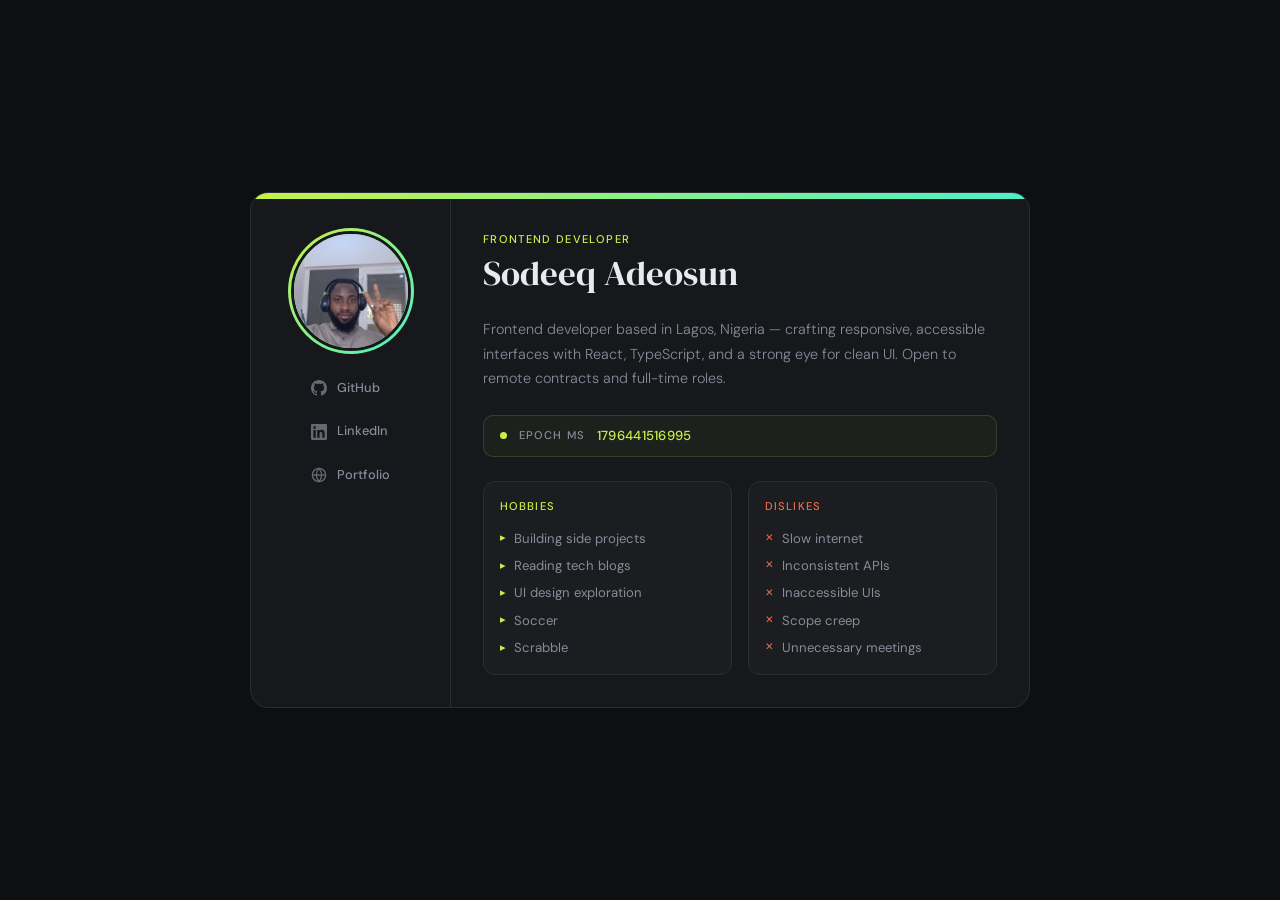
<file: index.html>
<!doctype html>
<html lang="en">
  <head>
    <meta charset="UTF-8" />
    <meta name="viewport" content="width=device-width, initial-scale=1.0" />
    <link rel="icon" type="image/svg+xml" href="images/favicon.png" />
    <title>Profile Card</title>
    <link rel="preconnect" href="https://fonts.googleapis.com" />
    <link rel="preconnect" href="https://fonts.gstatic.com" crossorigin />
    <link
      href="https://fonts.googleapis.com/css2?family=DM+Serif+Display:ital@0;1&family=DM+Sans:wght@300;400;500&display=swap"
      rel="stylesheet"
    />
    <link rel="stylesheet" href="./style.css" />
    
  </head>
  <body>
    <article data-testid="test-profile-card" aria-label="User profile card">
      <div class="card-band" role="presentation"></div>

      <div class="card-body">
        <!-- Left: avatar + social -->
        <div class="card-left">
          <figure>
            <img
              data-testid="test-user-avatar"
              src="images/avatar.jpg"
              alt="Sodeeq Adeosun — frontend developer avatar"
              width="120"
              height="120"
            />
            <figcaption class="sr-only">
              Sodeeq Adeosun's profile photo
            </figcaption>
          </figure>

          <nav
            data-testid="test-user-social-links"
            aria-label="Social media links"
          >
            <ul>
              <li>
                <a
                  data-testid="test-user-social-github"
                  href="https://github.com/Technology-World"
                  target="_blank"
                  rel="noopener noreferrer"
                  aria-label="GitHub profile (opens in new tab)"
                >
                  <svg
                    class="social-icon"
                    viewBox="0 0 24 24"
                    fill="currentColor"
                    aria-hidden="true"
                  >
                    <path
                      d="M12 0C5.37 0 0 5.37 0 12c0 5.31 3.435 9.795 8.205 11.385.6.105.825-.255.825-.57 0-.285-.015-1.23-.015-2.235-3.015.555-3.795-.735-4.035-1.41-.135-.345-.72-1.41-1.23-1.695-.42-.225-1.02-.78-.015-.795.945-.015 1.62.87 1.845 1.23 1.08 1.815 2.805 1.305 3.495.99.105-.78.42-1.305.765-1.605-2.67-.3-5.46-1.335-5.46-5.925 0-1.305.465-2.385 1.23-3.225-.12-.3-.54-1.53.12-3.18 0 0 1.005-.315 3.3 1.23.96-.27 1.98-.405 3-.405s2.04.135 3 .405c2.295-1.56 3.3-1.23 3.3-1.23.66 1.65.24 2.88.12 3.18.765.84 1.23 1.905 1.23 3.225 0 4.605-2.805 5.625-5.475 5.925.435.375.81 1.095.81 2.22 0 1.605-.015 2.895-.015 3.3 0 .315.225.69.825.57A12.02 12.02 0 0 0 24 12c0-6.63-5.37-12-12-12z"
                    />
                  </svg>
                  GitHub
                </a>
              </li>
              <li>
                <a
                  data-testid="test-user-social-linkedin"
                  href="https://linkedin.com/in/sodeeq-adeosun-81787aa8"
                  target="_blank"
                  rel="noopener noreferrer"
                  aria-label="LinkedIn profile (opens in new tab)"
                >
                  <svg
                    class="social-icon"
                    viewBox="0 0 24 24"
                    fill="currentColor"
                    aria-hidden="true"
                  >
                    <path
                      d="M20.447 20.452h-3.554v-5.569c0-1.328-.027-3.037-1.852-3.037-1.853 0-2.136 1.445-2.136 2.939v5.667H9.351V9h3.414v1.561h.046c.477-.9 1.637-1.85 3.37-1.85 3.601 0 4.267 2.37 4.267 5.455v6.286zM5.337 7.433a2.062 2.062 0 0 1-2.063-2.065 2.064 2.064 0 1 1 2.063 2.065zm1.782 13.019H3.555V9h3.564v11.452zM22.225 0H1.771C.792 0 0 .774 0 1.729v20.542C0 23.227.792 24 1.771 24h20.451C23.2 24 24 23.227 24 22.271V1.729C24 .774 23.2 0 22.222 0h.003z"
                    />
                  </svg>
                  LinkedIn
                </a>
              </li>
              <li>
                <a
                  data-testid="test-user-social-portfolio"
                  href="https://tech-world-alpha.vercel.app"
                  target="_blank"
                  rel="noopener noreferrer"
                  aria-label="Portfolio website (opens in new tab)"
                >
                  <svg
                    class="social-icon"
                    viewBox="0 0 24 24"
                    fill="none"
                    stroke="currentColor"
                    stroke-width="2"
                    aria-hidden="true"
                  >
                    <circle cx="12" cy="12" r="10" />
                    <line x1="2" y1="12" x2="22" y2="12" />
                    <path
                      d="M12 2a15.3 15.3 0 0 1 4 10 15.3 15.3 0 0 1-4 10 15.3 15.3 0 0 1-4-10 15.3 15.3 0 0 1 4-10z"
                    />
                  </svg>
                  Portfolio
                </a>
              </li>
            </ul>
          </nav>
        </div>

        <!-- Right: info -->
        <div class="card-right">
          <header>
            <span class="label" aria-hidden="true">Frontend Developer</span>
            <h2 data-testid="test-user-name" aria-label="Name: Sodeeq Adeosun">
              Sodeeq Adeosun
            </h2>
          </header>

          <p data-testid="test-user-bio">
            Frontend developer based in Lagos, Nigeria — crafting responsive,
            accessible interfaces with React, TypeScript, and a strong eye for
            clean UI. Open to remote contracts and full-time roles.
          </p>

          <!-- Live epoch time -->
          <div class="time-block" role="region" aria-label="Current epoch time">
            <span class="time-dot" role="presentation"></span>
            <span class="time-label" id="time-label">Epoch ms</span>
            <time
              data-testid="test-user-time"
              aria-live="polite"
              aria-atomic="true"
              aria-labelledby="time-label"
              id="epoch-time"
            ></time>
          </div>

          <!-- Hobbies + Dislikes -->
          <div class="lists-grid">
            <section aria-labelledby="hobbies-heading">
              <h3 id="hobbies-heading">Hobbies</h3>
              <ul
                data-testid="test-user-hobbies"
                aria-labelledby="hobbies-heading"
              >
                <li>Building side projects</li>
                <li>Reading tech blogs</li>
                <li>UI design exploration</li>
                <li>Soccer</li>
                <li>Scrabble</li>
              </ul>
            </section>

            <section aria-labelledby="dislikes-heading">
              <h3 id="dislikes-heading">Dislikes</h3>
              <ul
                data-testid="test-user-dislikes"
                aria-labelledby="dislikes-heading"
              >
                <li>Slow internet</li>
                <li>Inconsistent APIs</li>
                <li>Inaccessible UIs</li>
                <li>Scope creep</li>
                <li>Unnecessary meetings</li>
              </ul>
            </section>
          </div>
        </div>
      </div>
    </article>

    <script src="./script.js"></script>
  </body>
</html>
</file>
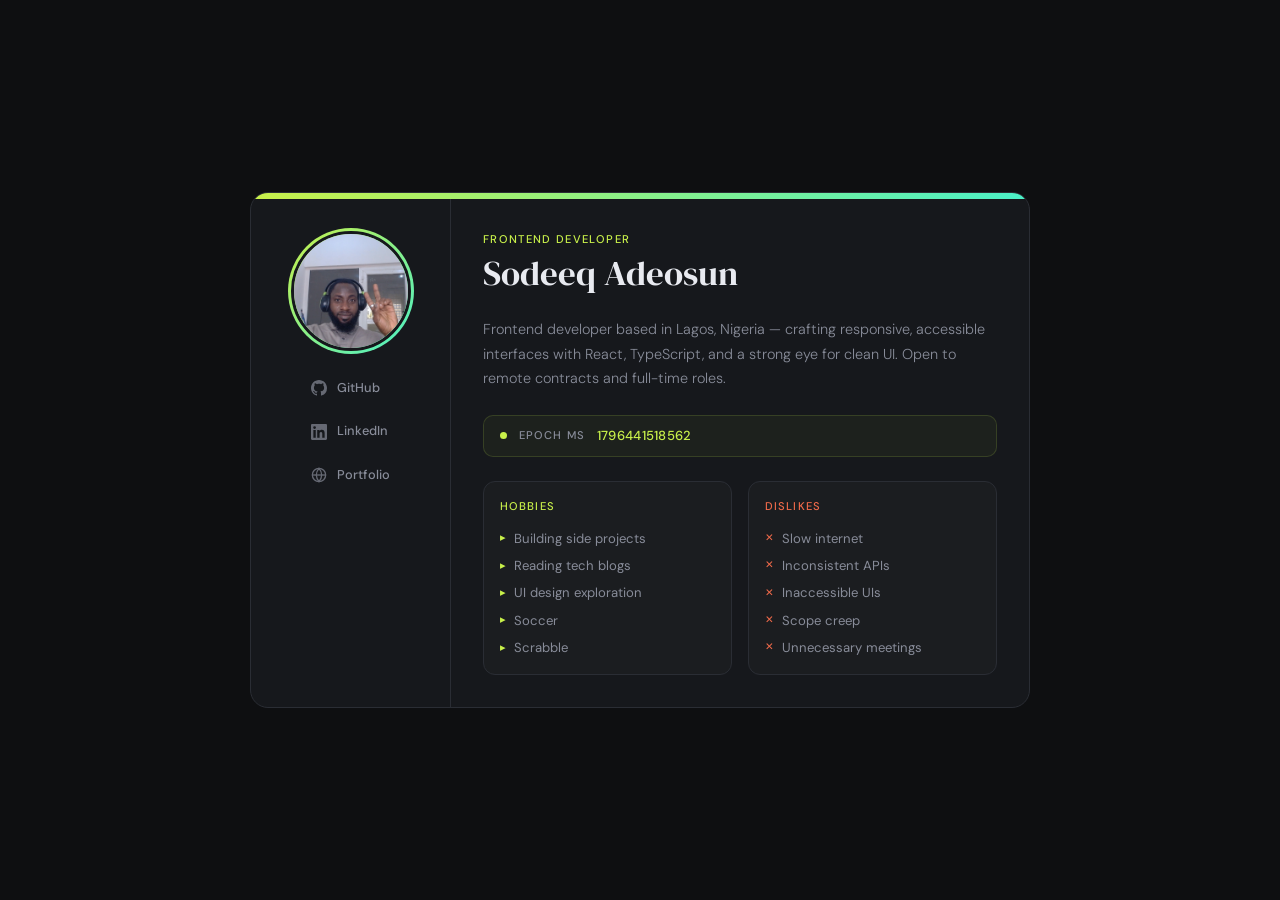
<file: profileCard.html>
<!doctype html>
<html lang="en">
  <head>
    <meta charset="UTF-8" />
    <meta name="viewport" content="width=device-width, initial-scale=1.0" />
    <title>Profile Card</title>
    <link rel="preconnect" href="https://fonts.googleapis.com" />
    <link rel="preconnect" href="https://fonts.gstatic.com" crossorigin />
    <link
      href="https://fonts.googleapis.com/css2?family=DM+Serif+Display:ital@0;1&family=DM+Sans:wght@300;400;500&display=swap"
      rel="stylesheet"
    />
    <link rel="stylesheet" href="./style.css" />
    
  </head>
  <body>
    <article data-testid="test-profile-card" aria-label="User profile card">
      <div class="card-band" role="presentation"></div>

      <div class="card-body">
        <!-- Left: avatar + social -->
        <div class="card-left">
          <figure>
            <img
              data-testid="test-user-avatar"
              src="images/avatar.jpg"
              alt="Sodeeq Adeosun — frontend developer avatar"
              width="120"
              height="120"
            />
            <figcaption class="sr-only">
              Sodeeq Adeosun's profile photo
            </figcaption>
          </figure>

          <nav
            data-testid="test-user-social-links"
            aria-label="Social media links"
          >
            <ul>
              <li>
                <a
                  data-testid="test-user-social-github"
                  href="https://github.com/Technology-World"
                  target="_blank"
                  rel="noopener noreferrer"
                  aria-label="GitHub profile (opens in new tab)"
                >
                  <svg
                    class="social-icon"
                    viewBox="0 0 24 24"
                    fill="currentColor"
                    aria-hidden="true"
                  >
                    <path
                      d="M12 0C5.37 0 0 5.37 0 12c0 5.31 3.435 9.795 8.205 11.385.6.105.825-.255.825-.57 0-.285-.015-1.23-.015-2.235-3.015.555-3.795-.735-4.035-1.41-.135-.345-.72-1.41-1.23-1.695-.42-.225-1.02-.78-.015-.795.945-.015 1.62.87 1.845 1.23 1.08 1.815 2.805 1.305 3.495.99.105-.78.42-1.305.765-1.605-2.67-.3-5.46-1.335-5.46-5.925 0-1.305.465-2.385 1.23-3.225-.12-.3-.54-1.53.12-3.18 0 0 1.005-.315 3.3 1.23.96-.27 1.98-.405 3-.405s2.04.135 3 .405c2.295-1.56 3.3-1.23 3.3-1.23.66 1.65.24 2.88.12 3.18.765.84 1.23 1.905 1.23 3.225 0 4.605-2.805 5.625-5.475 5.925.435.375.81 1.095.81 2.22 0 1.605-.015 2.895-.015 3.3 0 .315.225.69.825.57A12.02 12.02 0 0 0 24 12c0-6.63-5.37-12-12-12z"
                    />
                  </svg>
                  GitHub
                </a>
              </li>
              <li>
                <a
                  data-testid="test-user-social-linkedin"
                  href="https://linkedin.com/in/sodeeq-adeosun-81787aa8"
                  target="_blank"
                  rel="noopener noreferrer"
                  aria-label="LinkedIn profile (opens in new tab)"
                >
                  <svg
                    class="social-icon"
                    viewBox="0 0 24 24"
                    fill="currentColor"
                    aria-hidden="true"
                  >
                    <path
                      d="M20.447 20.452h-3.554v-5.569c0-1.328-.027-3.037-1.852-3.037-1.853 0-2.136 1.445-2.136 2.939v5.667H9.351V9h3.414v1.561h.046c.477-.9 1.637-1.85 3.37-1.85 3.601 0 4.267 2.37 4.267 5.455v6.286zM5.337 7.433a2.062 2.062 0 0 1-2.063-2.065 2.064 2.064 0 1 1 2.063 2.065zm1.782 13.019H3.555V9h3.564v11.452zM22.225 0H1.771C.792 0 0 .774 0 1.729v20.542C0 23.227.792 24 1.771 24h20.451C23.2 24 24 23.227 24 22.271V1.729C24 .774 23.2 0 22.222 0h.003z"
                    />
                  </svg>
                  LinkedIn
                </a>
              </li>
              <li>
                <a
                  data-testid="test-user-social-portfolio"
                  href="https://tech-world-alpha.vercel.app"
                  target="_blank"
                  rel="noopener noreferrer"
                  aria-label="Portfolio website (opens in new tab)"
                >
                  <svg
                    class="social-icon"
                    viewBox="0 0 24 24"
                    fill="none"
                    stroke="currentColor"
                    stroke-width="2"
                    aria-hidden="true"
                  >
                    <circle cx="12" cy="12" r="10" />
                    <line x1="2" y1="12" x2="22" y2="12" />
                    <path
                      d="M12 2a15.3 15.3 0 0 1 4 10 15.3 15.3 0 0 1-4 10 15.3 15.3 0 0 1-4-10 15.3 15.3 0 0 1 4-10z"
                    />
                  </svg>
                  Portfolio
                </a>
              </li>
            </ul>
          </nav>
        </div>

        <!-- Right: info -->
        <div class="card-right">
          <header>
            <span class="label" aria-hidden="true">Frontend Developer</span>
            <h2 data-testid="test-user-name" aria-label="Name: Sodeeq Adeosun">
              Sodeeq Adeosun
            </h2>
          </header>

          <p data-testid="test-user-bio">
            Frontend developer based in Lagos, Nigeria — crafting responsive,
            accessible interfaces with React, TypeScript, and a strong eye for
            clean UI. Open to remote contracts and full-time roles.
          </p>

          <!-- Live epoch time -->
          <div class="time-block" role="region" aria-label="Current epoch time">
            <span class="time-dot" role="presentation"></span>
            <span class="time-label" id="time-label">Epoch ms</span>
            <time
              data-testid="test-user-time"
              aria-live="polite"
              aria-atomic="true"
              aria-labelledby="time-label"
              id="epoch-time"
            ></time>
          </div>

          <!-- Hobbies + Dislikes -->
          <div class="lists-grid">
            <section aria-labelledby="hobbies-heading">
              <h3 id="hobbies-heading">Hobbies</h3>
              <ul
                data-testid="test-user-hobbies"
                aria-labelledby="hobbies-heading"
              >
                <li>Building side projects</li>
                <li>Reading tech blogs</li>
                <li>UI design exploration</li>
                <li>Soccer</li>
                <li>Scrabble</li>
              </ul>
            </section>

            <section aria-labelledby="dislikes-heading">
              <h3 id="dislikes-heading">Dislikes</h3>
              <ul
                data-testid="test-user-dislikes"
                aria-labelledby="dislikes-heading"
              >
                <li>Slow internet</li>
                <li>Inconsistent APIs</li>
                <li>Inaccessible UIs</li>
                <li>Scope creep</li>
                <li>Unnecessary meetings</li>
              </ul>
            </section>
          </div>
        </div>
      </div>
    </article>

    <script src="./index.js"></script>
  </body>
</html>
</file>
<file: style.css>
*, *::before, *::after {
    box-sizing: border-box;
    margin: 0;
    padding: 0;
}

:root {
    --bg: #0e0f11;
    --surface: #16181c;
    --border: #2a2d34;
    --accent: #c8f04a;
    --accent2: #4af0c8;
    --text: #e8eaf0;
    --muted: #888c99;
    --radius: 18px;
    --serif: 'DM Serif Display', Georgia, serif;
    --sans: 'DM Sans', system-ui, sans-serif;
}

body {
    background: var(--bg);
    font-family: var(--sans);
    color: var(--text);
    min-height: 100vh;
    display: grid;
    place-items: center;
    padding: 2rem 1rem;
    line-height: 1.6;
}

/* ── Card ── */
article[data-testid="test-profile-card"] {
    background: var(--surface);
    border: 1px solid var(--border);
    border-radius: var(--radius);
    max-width: 780px;
    width: 100%;
    overflow: hidden;
    animation: rise 0.55s cubic-bezier(0.16, 1, 0.3, 1) both;
}

@keyframes rise {
    from {
        opacity: 0;
        transform: translateY(28px);
    }

    to {
        opacity: 1;
        transform: translateY(0);
    }
}

/* ── Top band ── */
.card-band {
    height: 6px;
    background: linear-gradient(90deg, var(--accent), var(--accent2));
}

/* ── Main layout ── */
.card-body {
    display: grid;
    grid-template-columns: 200px 1fr;
    gap: 0;
}

/* ── Left column ── */
.card-left {
    padding: 2rem 1.5rem;
    border-right: 1px solid var(--border);
    display: flex;
    flex-direction: column;
    align-items: center;
    gap: 1.25rem;
}

figure {
    position: relative;
    width: 120px;
    flex-shrink: 0;
}

figure::after {
    content: '';
    position: absolute;
    inset: -3px;
    border-radius: 50%;
    background: linear-gradient(135deg, var(--accent), var(--accent2));
    z-index: 0;
    border-radius: 50%;
}

img[data-testid="test-user-avatar"] {
    position: relative;
    z-index: 1;
    width: 120px;
    height: 120px;
    border-radius: 50%;
    object-fit: cover;
    border: 3px solid var(--surface);
    display: block;
}

figcaption {
    display: none;
}

/* ── Social links ── */
nav[data-testid="test-user-social-links"] ul {
    list-style: none;
    display: flex;
    flex-direction: column;
    gap: 0.5rem;
    width: 100%;
}

nav[data-testid="test-user-social-links"] a {
    display: flex;
    align-items: center;
    gap: 0.6rem;
    font-size: 0.8rem;
    font-weight: 500;
    color: var(--muted);
    text-decoration: none;
    padding: 0.4rem 0.75rem;
    border-radius: 8px;
    border: 1px solid transparent;
    transition: color 0.2s, border-color 0.2s, background 0.2s;
    width: 100%;
}

nav[data-testid="test-user-social-links"] a:hover,
nav[data-testid="test-user-social-links"] a:focus-visible {
    color: var(--accent);
    border-color: var(--accent);
    background: rgba(200, 240, 74, 0.06);
    outline: none;
}

nav[data-testid="test-user-social-links"] a:focus-visible {
    outline: 2px solid var(--accent);
    outline-offset: 2px;
}

.social-icon {
    width: 16px;
    height: 16px;
    flex-shrink: 0;
    opacity: 0.7;
}

/* ── Right column ── */
.card-right {
    padding: 2rem;
    display: flex;
    flex-direction: column;
    gap: 1.5rem;
}

header {
    display: flex;
    flex-direction: column;
    gap: 0.25rem;
}

.label {
    font-size: 0.7rem;
    font-weight: 500;
    letter-spacing: 0.12em;
    text-transform: uppercase;
    color: var(--accent);
}

h2[data-testid="test-user-name"] {
    font-family: var(--serif);
    font-size: clamp(1.6rem, 3vw, 2.2rem);
    font-weight: 400;
    color: var(--text);
    line-height: 1.15;
}

p[data-testid="test-user-bio"] {
    font-size: 0.9rem;
    color: var(--muted);
    line-height: 1.7;
    font-weight: 300;
}

/* ── Time ── */
.time-block {
    display: flex;
    align-items: center;
    gap: 0.75rem;
    background: rgba(200, 240, 74, 0.04);
    border: 1px solid rgba(200, 240, 74, 0.15);
    border-radius: 10px;
    padding: 0.6rem 1rem;
}

.time-dot {
    width: 7px;
    height: 7px;
    border-radius: 50%;
    background: var(--accent);
    flex-shrink: 0;
    animation: blink 1s ease-in-out infinite;
}

@keyframes blink {
    0%, 100% {
        opacity: 1;
    }

    50% {
        opacity: 0.2;
    }
}

.time-label {
    font-size: 0.7rem;
    color: var(--muted);
    text-transform: uppercase;
    letter-spacing: 0.1em;
    font-weight: 500;
}

time[data-testid="test-user-time"] {
    font-size: 0.82rem;
    font-weight: 500;
    color: var(--accent);
    font-variant-numeric: tabular-nums;
    letter-spacing: 0.02em;
}

/* ── Lists ── */
.lists-grid {
    display: grid;
    grid-template-columns: 1fr 1fr;
    gap: 1rem;
}

section {
    background: rgba(255, 255, 255, 0.02);
    border: 1px solid var(--border);
    border-radius: 12px;
    padding: 1rem;
}

section h3 {
    font-size: 0.7rem;
    font-weight: 500;
    letter-spacing: 0.1em;
    text-transform: uppercase;
    margin-bottom: 0.75rem;
}

section:first-child h3 {
    color: var(--accent);
}

section:last-child h3 {
    color: #f06a4a;
}

ul[data-testid="test-user-hobbies"],
ul[data-testid="test-user-dislikes"] {
    list-style: none;
    display: flex;
    flex-direction: column;
    gap: 0.4rem;
}

ul[data-testid="test-user-hobbies"] li,
ul[data-testid="test-user-dislikes"] li {
    font-size: 0.82rem;
    color: var(--muted);
    display: flex;
    align-items: center;
    gap: 0.5rem;
}

ul[data-testid="test-user-hobbies"] li::before {
    content: '▸';
    color: var(--accent);
    font-size: 0.7rem;
    flex-shrink: 0;
}

ul[data-testid="test-user-dislikes"] li::before {
    content: '✕';
    color: #f06a4a;
    font-size: 0.65rem;
    flex-shrink: 0;
}

/* ── Responsive ── */
@media (max-width: 600px) {
    .card-body {
        grid-template-columns: 1fr;
    }

    .card-left {
        border-right: none;
        border-bottom: 1px solid var(--border);
        padding: 1.75rem 1.5rem 1.5rem;
        flex-direction: row;
        flex-wrap: wrap;
        justify-content: center;
        gap: 1.5rem;
    }

    nav[data-testid="test-user-social-links"] ul {
        flex-direction: row;
        flex-wrap: wrap;
        justify-content: center;
    }

    nav[data-testid="test-user-social-links"] a {
        width: auto;
    }

    .card-right {
        padding: 1.5rem;
    }

    .lists-grid {
        grid-template-columns: 1fr;
    }
}

@media (min-width: 601px) and (max-width: 768px) {
    .card-body {
        grid-template-columns: 160px 1fr;
    }

    figure, img[data-testid="test-user-avatar"] {
        width: 90px;
        height: 90px;
    }
}
</file>
